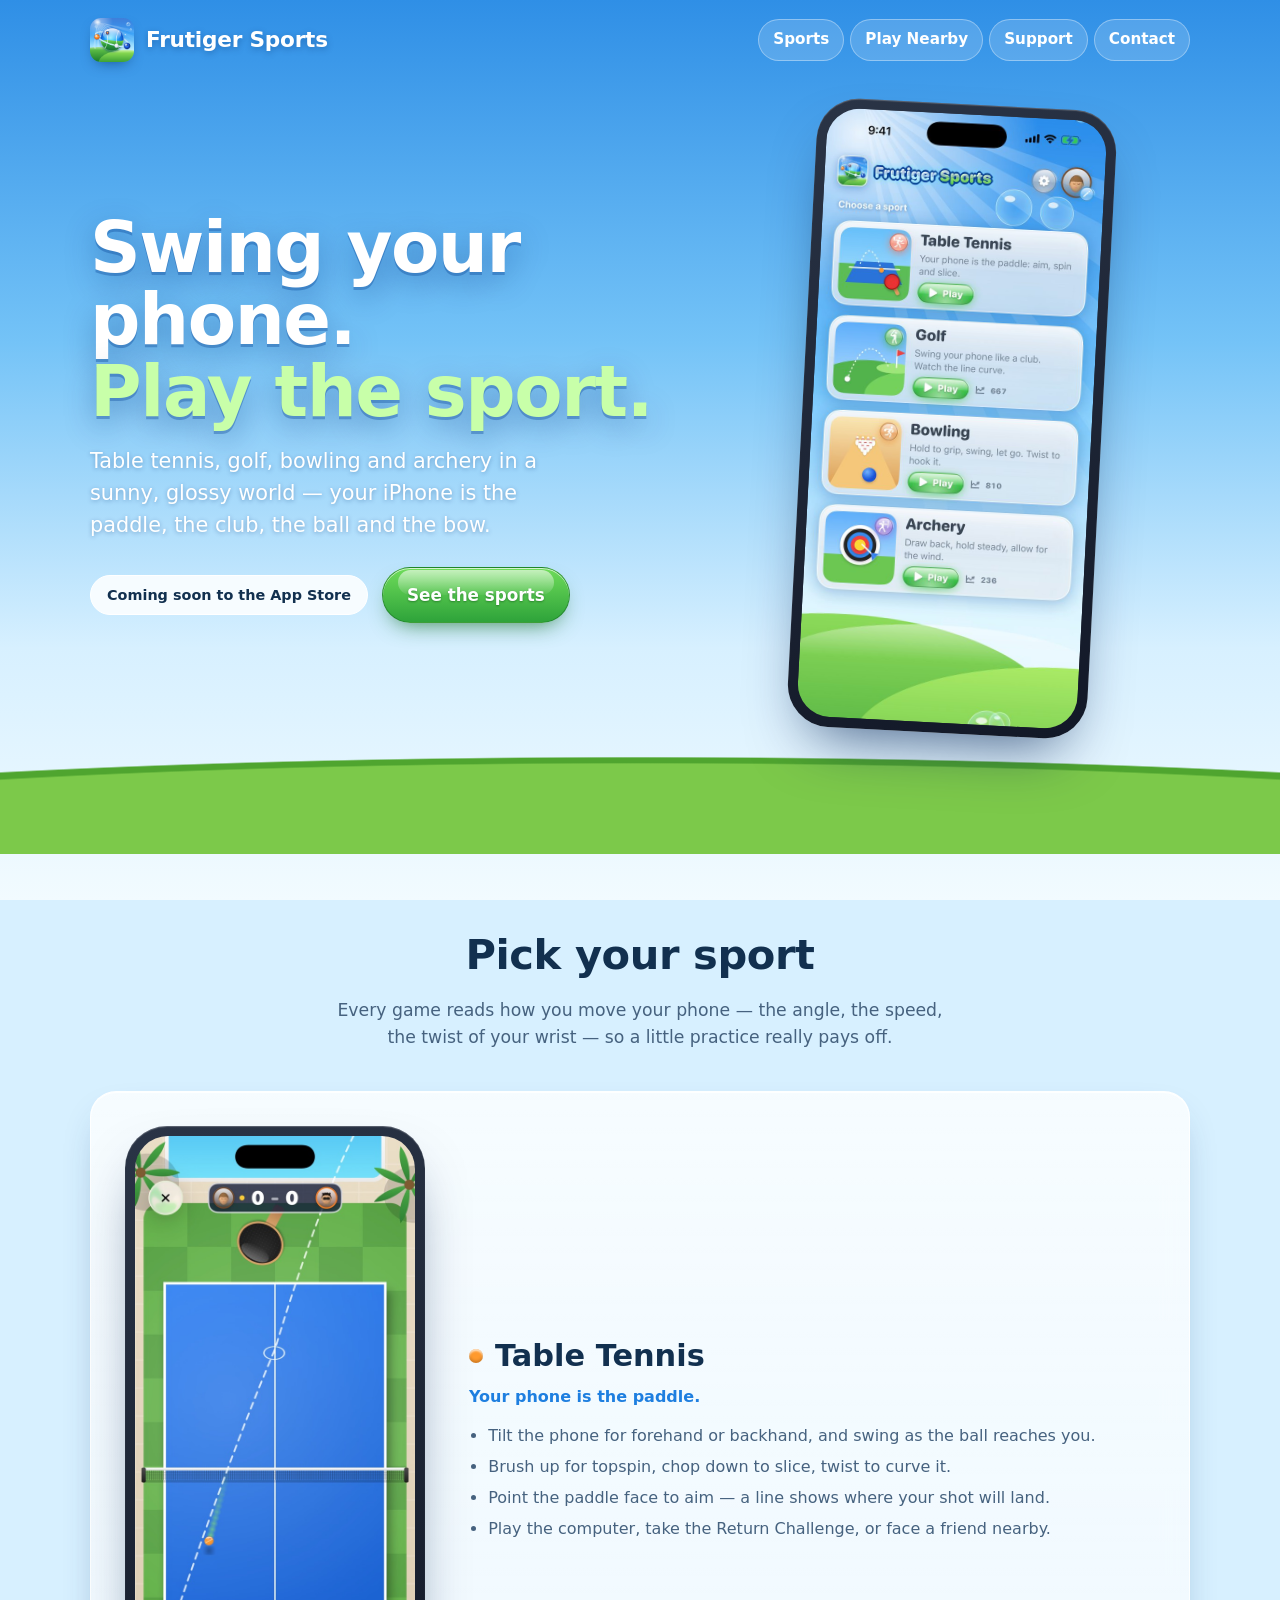
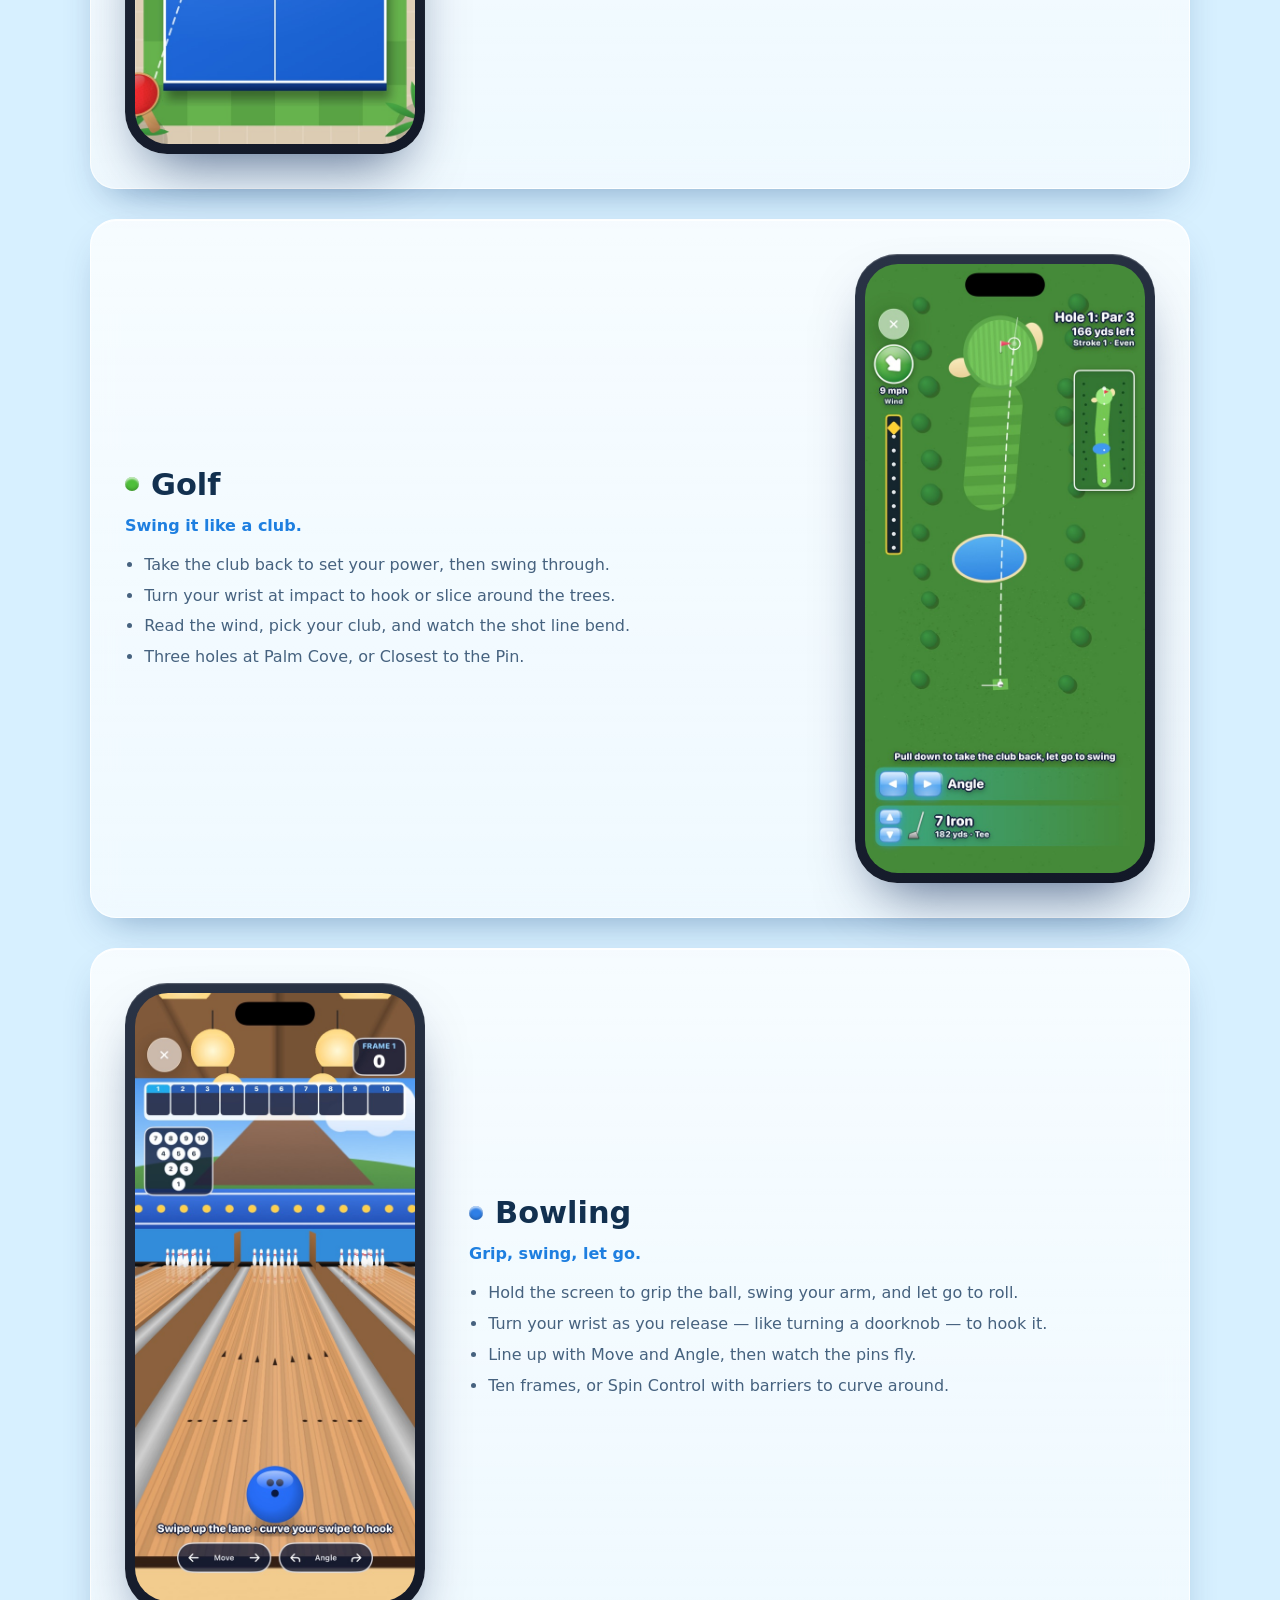
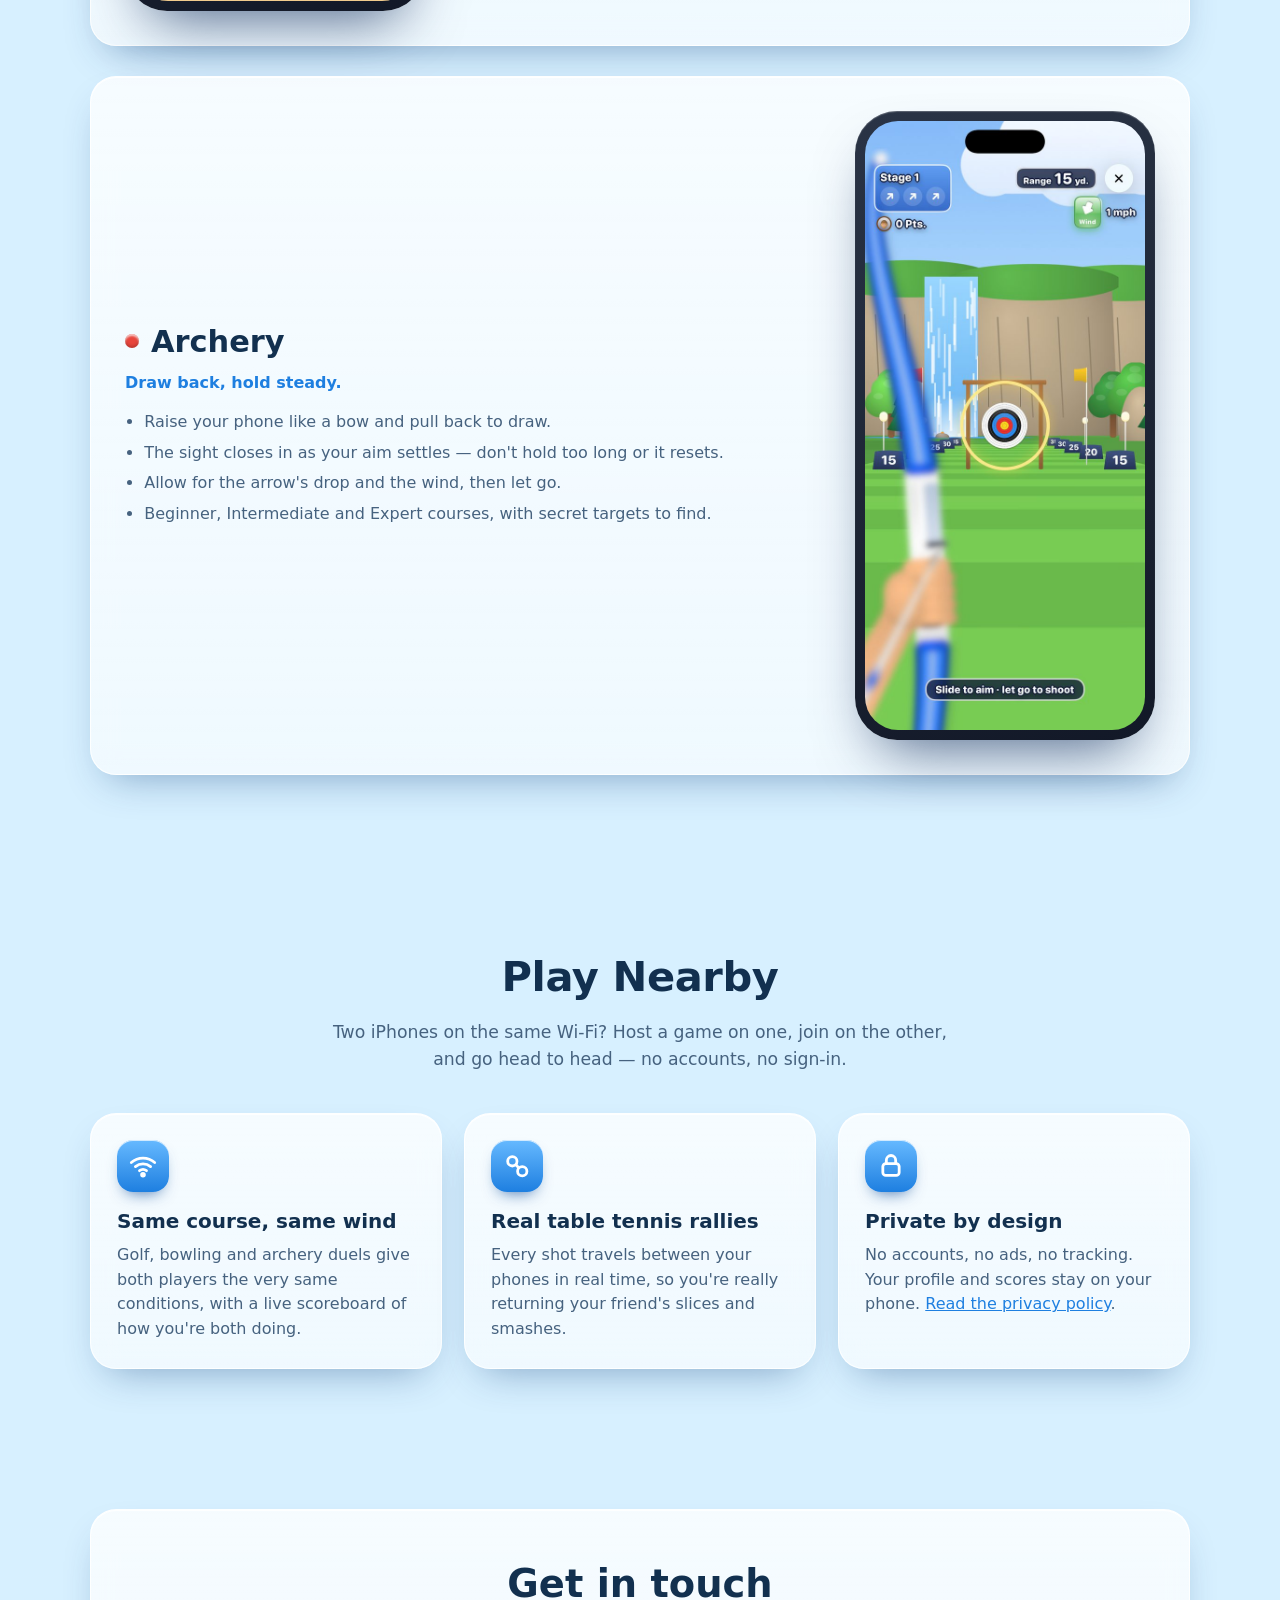
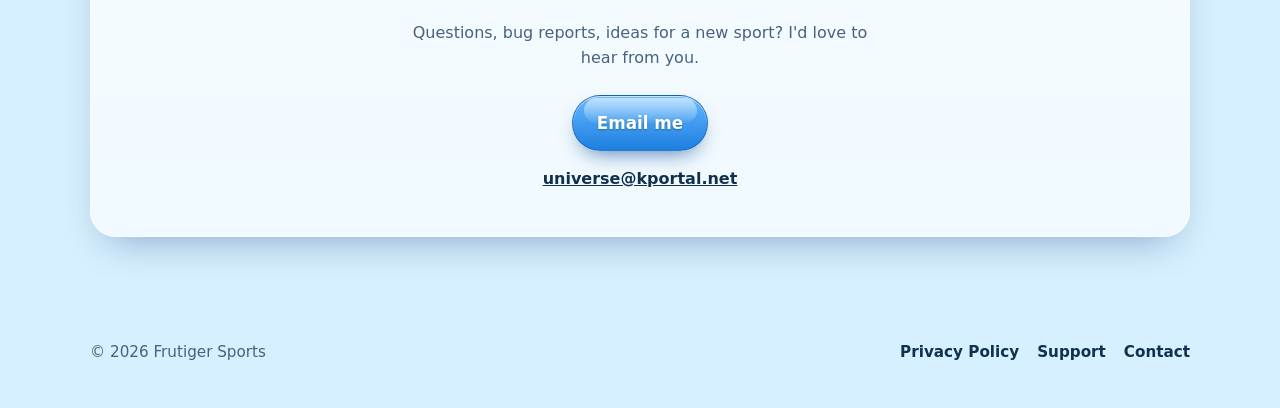
<file: index.html>
<!doctype html>
<html lang="en">
<head>
  <meta charset="utf-8">
  <meta name="robots" content="noindex">
  <meta name="viewport" content="width=device-width, initial-scale=1">
  <title>Frutiger Sports — Swing your iPhone to play</title>
  <meta name="description" content="Frutiger Sports is a bright, bubbly sports game for iPhone. Swing your phone to play table tennis, golf, bowling and archery — on your own or with a friend nearby.">
  <link rel="canonical" href="https://www.frutigersports.kportal.net/">
  <link rel="icon" type="image/png" href="assets/favicon.png">
  <link rel="apple-touch-icon" href="assets/apple-touch-icon.png">
  <meta name="theme-color" content="#2f8fe6">
  <meta property="og:type" content="website">
  <meta property="og:title" content="Frutiger Sports">
  <meta property="og:description" content="Swing your iPhone to play table tennis, golf, bowling and archery.">
  <meta property="og:url" content="https://www.frutigersports.kportal.net/">
  <meta property="og:image" content="https://www.frutigersports.kportal.net/assets/social-card.jpg">
  <meta name="twitter:card" content="summary_large_image">
  <link rel="stylesheet" href="styles.css">
</head>
<body>
  <div class="bubbles" aria-hidden="true"><span></span><span></span><span></span><span></span><span></span><span></span></div>

  <header class="site-header">
    <div class="wrap">
      <a class="brand" href="./" aria-label="Frutiger Sports home">
        <img src="assets/icon-512.png" alt="" width="44" height="44">
        <span>Frutiger Sports</span>
      </a>
      <nav class="nav" aria-label="Main">
        <a href="#sports">Sports</a>
        <a href="#nearby">Play Nearby</a>
        <a href="support/">Support</a>
        <a href="#contact">Contact</a>
      </nav>
    </div>
  </header>

  <main>
    <section class="hero" aria-labelledby="hero-title">
      <div class="wrap">
        <div>
          <h1 id="hero-title">Swing your phone.<br><span class="green">Play the sport.</span></h1>
          <p class="lede">Table tennis, golf, bowling and archery in a sunny, glossy world — your iPhone is the paddle, the club, the ball and the bow.</p>
          <div class="actions">
            <span class="pill">Coming soon to the App Store</span>
            <a class="button" href="#sports">See the sports</a>
          </div>
        </div>
        <div class="phone">
          <img src="assets/screens/home.jpg" alt="The Frutiger Sports home screen, listing Table Tennis, Golf, Bowling and Archery" width="600" height="1305">
        </div>
      </div>
    </section>

    <section id="sports" aria-labelledby="sports-title">
      <div class="wrap">
        <h2 class="section-title" id="sports-title">Pick your sport</h2>
        <p class="section-sub">Every game reads how you move your phone — the angle, the speed, the twist of your wrist — so a little practice really pays off.</p>

        <article class="sport glass">
          <div class="phone"><img src="assets/screens/tabletennis.jpg" alt="Table tennis: the table from above with your paddle at the bottom and a dashed line showing where your shot will go" width="600" height="1305" loading="lazy"></div>
          <div>
            <h3><span class="dot" style="background:#ff9a2e"></span>Table Tennis</h3>
            <p class="tag">Your phone is the paddle.</p>
            <ul>
              <li>Tilt the phone for forehand or backhand, and swing as the ball reaches you.</li>
              <li>Brush up for topspin, chop down to slice, twist to curve it.</li>
              <li>Point the paddle face to aim — a line shows where your shot will land.</li>
              <li>Play the computer, take the Return Challenge, or face a friend nearby.</li>
            </ul>
          </div>
        </article>

        <article class="sport glass">
          <div class="phone"><img src="assets/screens/golf.jpg" alt="Golf: a hole seen from above with the wind, power meter and course map" width="600" height="1305" loading="lazy"></div>
          <div>
            <h3><span class="dot" style="background:#4fbf3a"></span>Golf</h3>
            <p class="tag">Swing it like a club.</p>
            <ul>
              <li>Take the club back to set your power, then swing through.</li>
              <li>Turn your wrist at impact to hook or slice around the trees.</li>
              <li>Read the wind, pick your club, and watch the shot line bend.</li>
              <li>Three holes at Palm Cove, or Closest to the Pin.</li>
            </ul>
          </div>
        </article>

        <article class="sport glass">
          <div class="phone"><img src="assets/screens/bowling.jpg" alt="Bowling: looking down a glossy lane at the pins, with the ball at the foul line" width="600" height="1305" loading="lazy"></div>
          <div>
            <h3><span class="dot" style="background:#2f7fe6"></span>Bowling</h3>
            <p class="tag">Grip, swing, let go.</p>
            <ul>
              <li>Hold the screen to grip the ball, swing your arm, and let go to roll.</li>
              <li>Turn your wrist as you release — like turning a doorknob — to hook it.</li>
              <li>Line up with Move and Angle, then watch the pins fly.</li>
              <li>Ten frames, or Spin Control with barriers to curve around.</li>
            </ul>
          </div>
        </article>

        <article class="sport glass">
          <div class="phone"><img src="assets/screens/archery.jpg" alt="Archery: aiming at a target through a sight circle, with the bow held out of focus" width="600" height="1305" loading="lazy"></div>
          <div>
            <h3><span class="dot" style="background:#e8453c"></span>Archery</h3>
            <p class="tag">Draw back, hold steady.</p>
            <ul>
              <li>Raise your phone like a bow and pull back to draw.</li>
              <li>The sight closes in as your aim settles — don't hold too long or it resets.</li>
              <li>Allow for the arrow's drop and the wind, then let go.</li>
              <li>Beginner, Intermediate and Expert courses, with secret targets to find.</li>
            </ul>
          </div>
        </article>
      </div>
    </section>

    <section id="nearby" aria-labelledby="nearby-title">
      <div class="wrap">
        <h2 class="section-title" id="nearby-title">Play Nearby</h2>
        <p class="section-sub">Two iPhones on the same Wi‑Fi? Host a game on one, join on the other, and go head to head — no accounts, no sign‑in.</p>
        <div class="features">
          <div class="feature glass">
            <div class="icon" aria-hidden="true">
              <svg width="28" height="28" viewBox="0 0 24 24" fill="none" stroke="currentColor" stroke-width="2.4" stroke-linecap="round"><path d="M2 9a15 15 0 0 1 20 0"/><path d="M5.5 12.5a10 10 0 0 1 13 0"/><path d="M9 16a5 5 0 0 1 6 0"/><circle cx="12" cy="19.5" r="1.2" fill="currentColor"/></svg>
            </div>
            <h3>Same course, same wind</h3>
            <p>Golf, bowling and archery duels give both players the very same conditions, with a live scoreboard of how you're both doing.</p>
          </div>
          <div class="feature glass">
            <div class="icon" aria-hidden="true">
              <svg width="28" height="28" viewBox="0 0 24 24" fill="none" stroke="currentColor" stroke-width="2.4" stroke-linecap="round"><circle cx="8" cy="8" r="4"/><circle cx="16.5" cy="16.5" r="4"/><path d="M11 11l2.5 2.5"/></svg>
            </div>
            <h3>Real table tennis rallies</h3>
            <p>Every shot travels between your phones in real time, so you're really returning your friend's slices and smashes.</p>
          </div>
          <div class="feature glass">
            <div class="icon" aria-hidden="true">
              <svg width="28" height="28" viewBox="0 0 24 24" fill="none" stroke="currentColor" stroke-width="2.4" stroke-linecap="round" stroke-linejoin="round"><rect x="5" y="10" width="14" height="10" rx="2.5"/><path d="M8 10V7a4 4 0 0 1 8 0v3"/></svg>
            </div>
            <h3>Private by design</h3>
            <p>No accounts, no ads, no tracking. Your profile and scores stay on your phone. <a href="privacy/">Read the privacy policy</a>.</p>
          </div>
        </div>
      </div>
    </section>

    <section id="contact" aria-labelledby="contact-title">
      <div class="wrap">
        <div class="contact glass">
          <h2 id="contact-title">Get in touch</h2>
          <p>Questions, bug reports, ideas for a new sport? I'd love to hear from you.</p>
          <a class="button blue" href="mailto:universe@kportal.net?subject=Frutiger%20Sports">Email me</a>
          <a class="email" href="mailto:universe@kportal.net?subject=Frutiger%20Sports">universe@kportal.net</a>
        </div>
      </div>
    </section>
  </main>

  <footer class="site-footer">
    <div class="wrap">
      <span>© 2026 Frutiger Sports</span>
      <nav aria-label="Footer">
        <a href="privacy/">Privacy Policy</a>
        <a href="support/">Support</a>
        <a href="mailto:universe@kportal.net?subject=Frutiger%20Sports">Contact</a>
      </nav>
    </div>
  </footer>
</body>
</html>
</file>
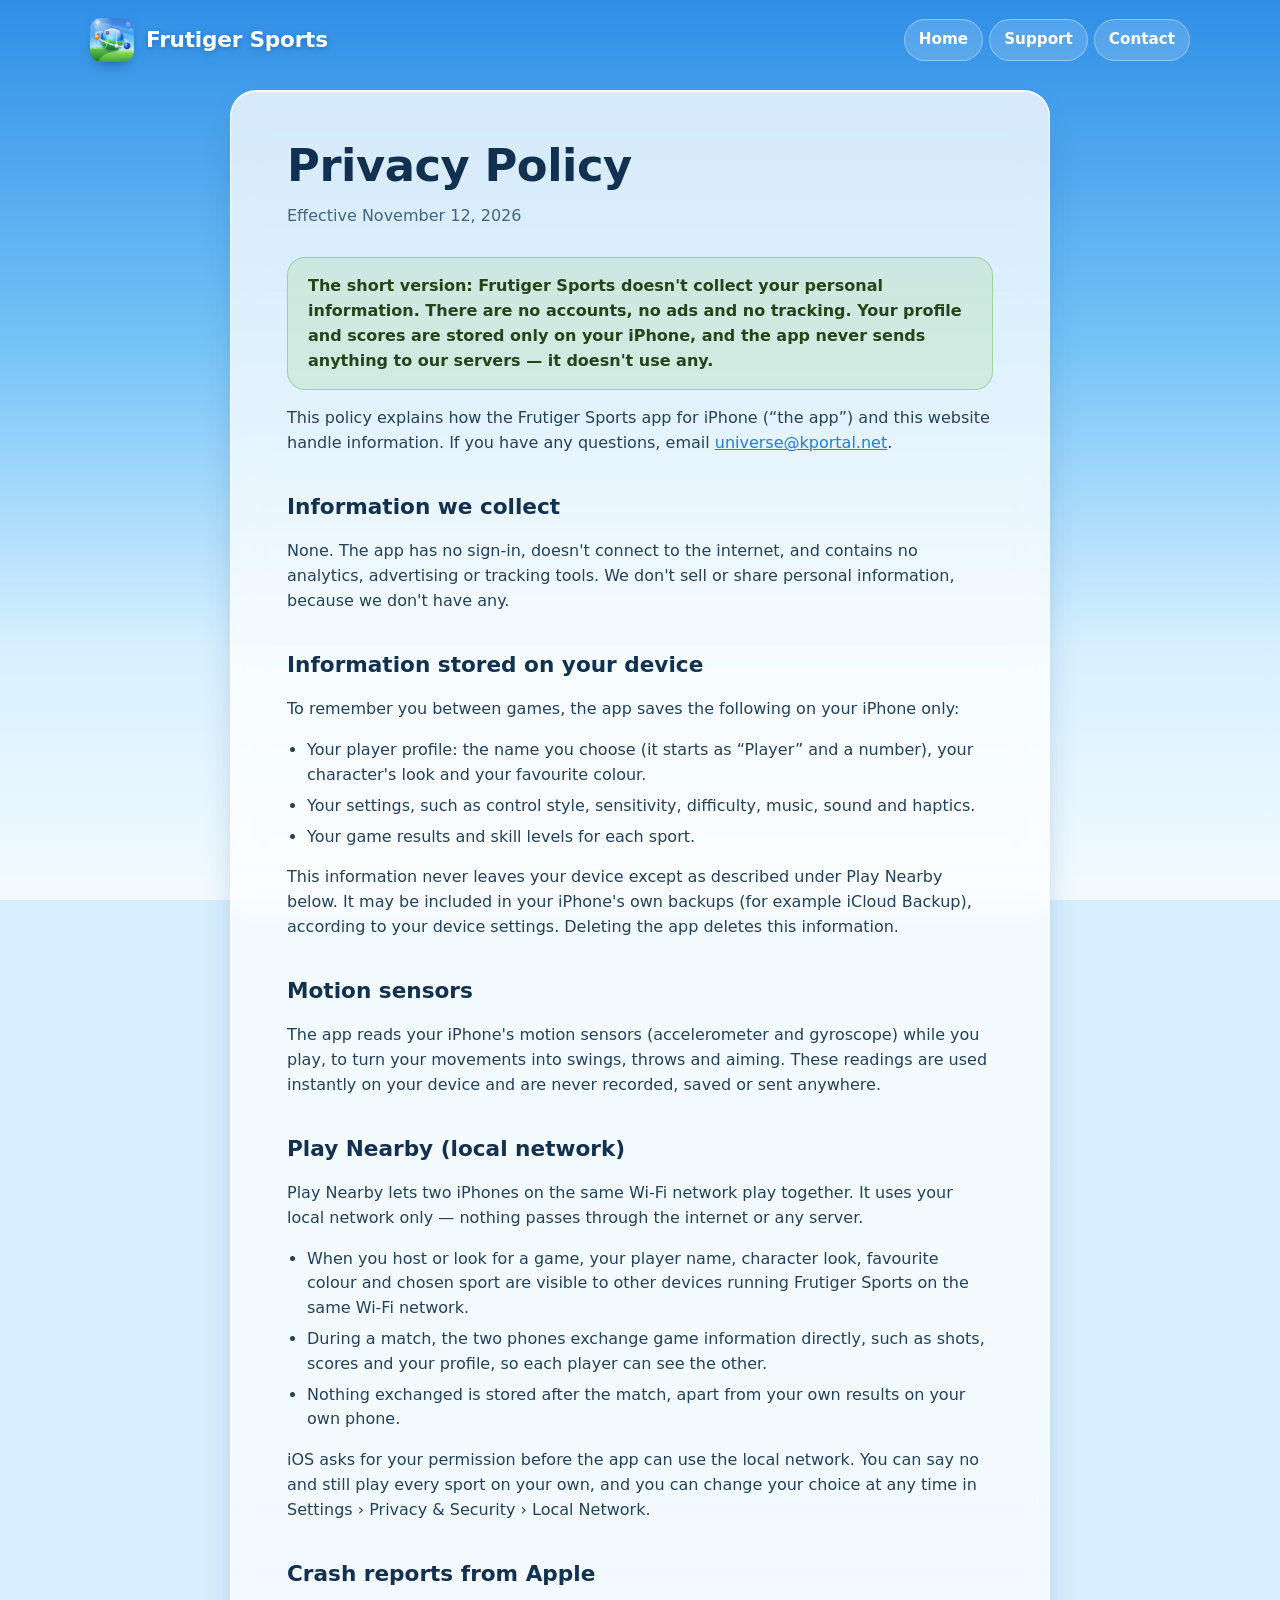
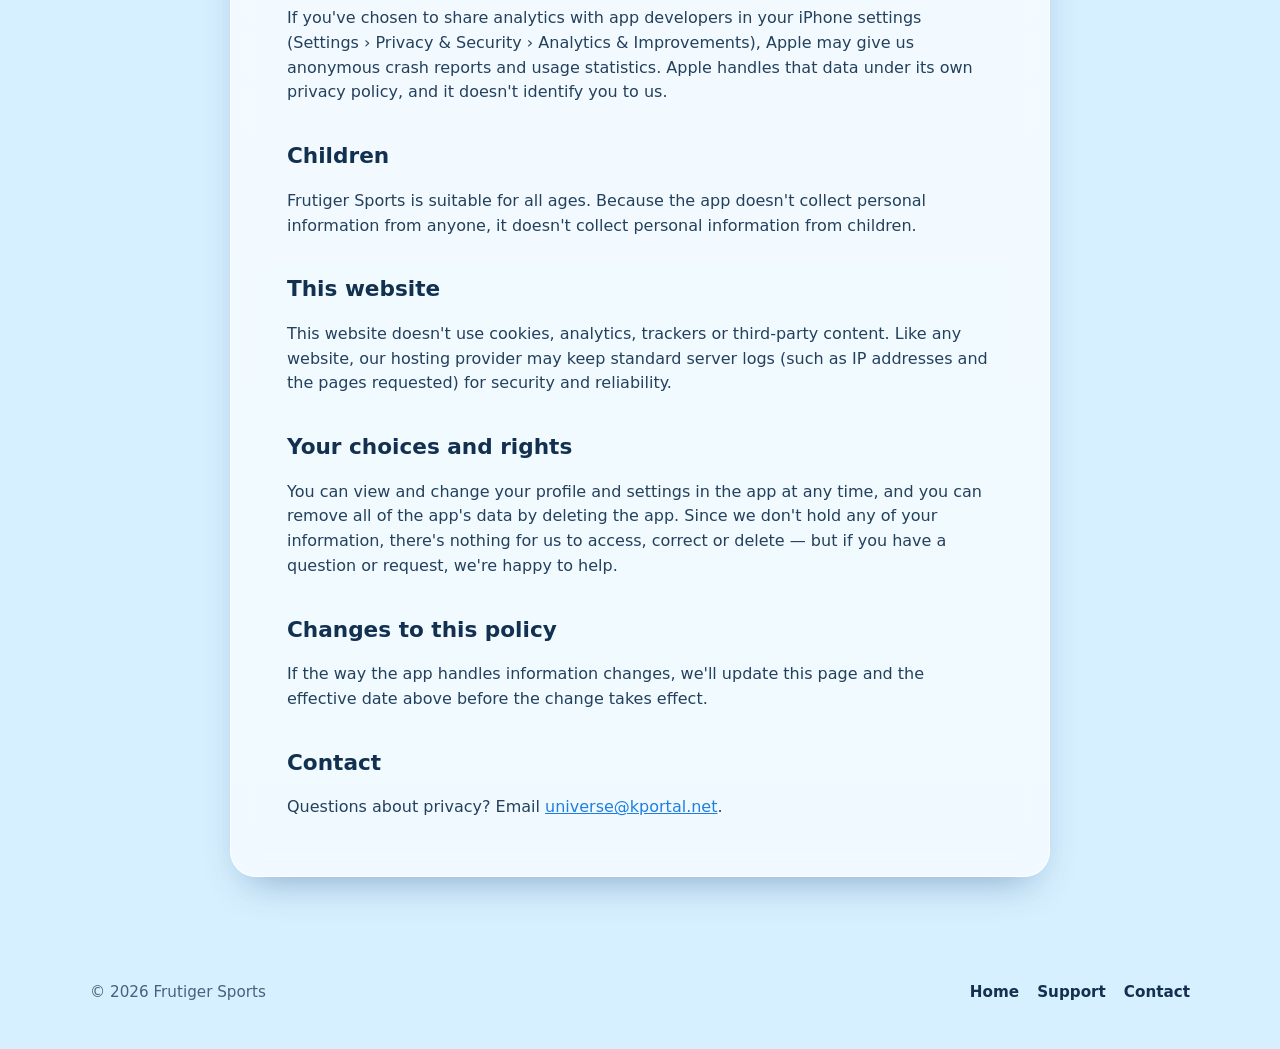
<file: privacy/index.html>
<!doctype html>
<html lang="en">
<head>
  <meta charset="utf-8">
  <meta name="robots" content="noindex">
  <meta name="viewport" content="width=device-width, initial-scale=1">
  <title>Privacy Policy — Frutiger Sports</title>
  <meta name="description" content="How Frutiger Sports handles your information: no accounts, no ads, no tracking, and your data stays on your iPhone.">
  <link rel="canonical" href="https://www.frutigersports.kportal.net/privacy/">
  <link rel="icon" type="image/png" href="../assets/favicon.png">
  <link rel="apple-touch-icon" href="../assets/apple-touch-icon.png">
  <meta name="theme-color" content="#2f8fe6">
  <link rel="stylesheet" href="../styles.css">
</head>
<body>
  <header class="site-header">
    <div class="wrap">
      <a class="brand" href="../" aria-label="Frutiger Sports home">
        <img src="../assets/icon-512.png" alt="" width="44" height="44">
        <span>Frutiger Sports</span>
      </a>
      <nav class="nav" aria-label="Main">
        <a href="../">Home</a>
        <a href="../support/">Support</a>
        <a href="mailto:universe@kportal.net?subject=Frutiger%20Sports%20privacy">Contact</a>
      </nav>
    </div>
  </header>

  <main>
    <article class="doc glass">
      <h1>Privacy Policy</h1>
      <p class="updated">Effective November 12, 2026</p>

      <div class="summary">
        <p>The short version: Frutiger Sports doesn't collect your personal information. There are no accounts, no ads and no tracking. Your profile and scores are stored only on your iPhone, and the app never sends anything to our servers — it doesn't use any.</p>
      </div>

      <p>This policy explains how the Frutiger Sports app for iPhone (“the app”) and this website handle information. If you have any questions, email <a href="mailto:universe@kportal.net?subject=Frutiger%20Sports%20privacy">universe@kportal.net</a>.</p>

      <h2>Information we collect</h2>
      <p>None. The app has no sign‑in, doesn't connect to the internet, and contains no analytics, advertising or tracking tools. We don't sell or share personal information, because we don't have any.</p>

      <h2>Information stored on your device</h2>
      <p>To remember you between games, the app saves the following on your iPhone only:</p>
      <ul>
        <li>Your player profile: the name you choose (it starts as “Player” and a number), your character's look and your favourite colour.</li>
        <li>Your settings, such as control style, sensitivity, difficulty, music, sound and haptics.</li>
        <li>Your game results and skill levels for each sport.</li>
      </ul>
      <p>This information never leaves your device except as described under Play Nearby below. It may be included in your iPhone's own backups (for example iCloud Backup), according to your device settings. Deleting the app deletes this information.</p>

      <h2>Motion sensors</h2>
      <p>The app reads your iPhone's motion sensors (accelerometer and gyroscope) while you play, to turn your movements into swings, throws and aiming. These readings are used instantly on your device and are never recorded, saved or sent anywhere.</p>

      <h2>Play Nearby (local network)</h2>
      <p>Play Nearby lets two iPhones on the same Wi‑Fi network play together. It uses your local network only — nothing passes through the internet or any server.</p>
      <ul>
        <li>When you host or look for a game, your player name, character look, favourite colour and chosen sport are visible to other devices running Frutiger Sports on the same Wi‑Fi network.</li>
        <li>During a match, the two phones exchange game information directly, such as shots, scores and your profile, so each player can see the other.</li>
        <li>Nothing exchanged is stored after the match, apart from your own results on your own phone.</li>
      </ul>
      <p>iOS asks for your permission before the app can use the local network. You can say no and still play every sport on your own, and you can change your choice at any time in Settings › Privacy &amp; Security › Local Network.</p>

      <h2>Crash reports from Apple</h2>
      <p>If you've chosen to share analytics with app developers in your iPhone settings (Settings › Privacy &amp; Security › Analytics &amp; Improvements), Apple may give us anonymous crash reports and usage statistics. Apple handles that data under its own privacy policy, and it doesn't identify you to us.</p>

      <h2>Children</h2>
      <p>Frutiger Sports is suitable for all ages. Because the app doesn't collect personal information from anyone, it doesn't collect personal information from children.</p>

      <h2>This website</h2>
      <p>This website doesn't use cookies, analytics, trackers or third‑party content. Like any website, our hosting provider may keep standard server logs (such as IP addresses and the pages requested) for security and reliability.</p>

      <h2>Your choices and rights</h2>
      <p>You can view and change your profile and settings in the app at any time, and you can remove all of the app's data by deleting the app. Since we don't hold any of your information, there's nothing for us to access, correct or delete — but if you have a question or request, we're happy to help.</p>

      <h2>Changes to this policy</h2>
      <p>If the way the app handles information changes, we'll update this page and the effective date above before the change takes effect.</p>

      <h2>Contact</h2>
      <p>Questions about privacy? Email <a href="mailto:universe@kportal.net?subject=Frutiger%20Sports%20privacy">universe@kportal.net</a>.</p>
    </article>
  </main>

  <footer class="site-footer">
    <div class="wrap">
      <span>© 2026 Frutiger Sports</span>
      <nav aria-label="Footer">
        <a href="../">Home</a>
        <a href="../support/">Support</a>
        <a href="mailto:universe@kportal.net?subject=Frutiger%20Sports">Contact</a>
      </nav>
    </div>
  </footer>
</body>
</html>
</file>
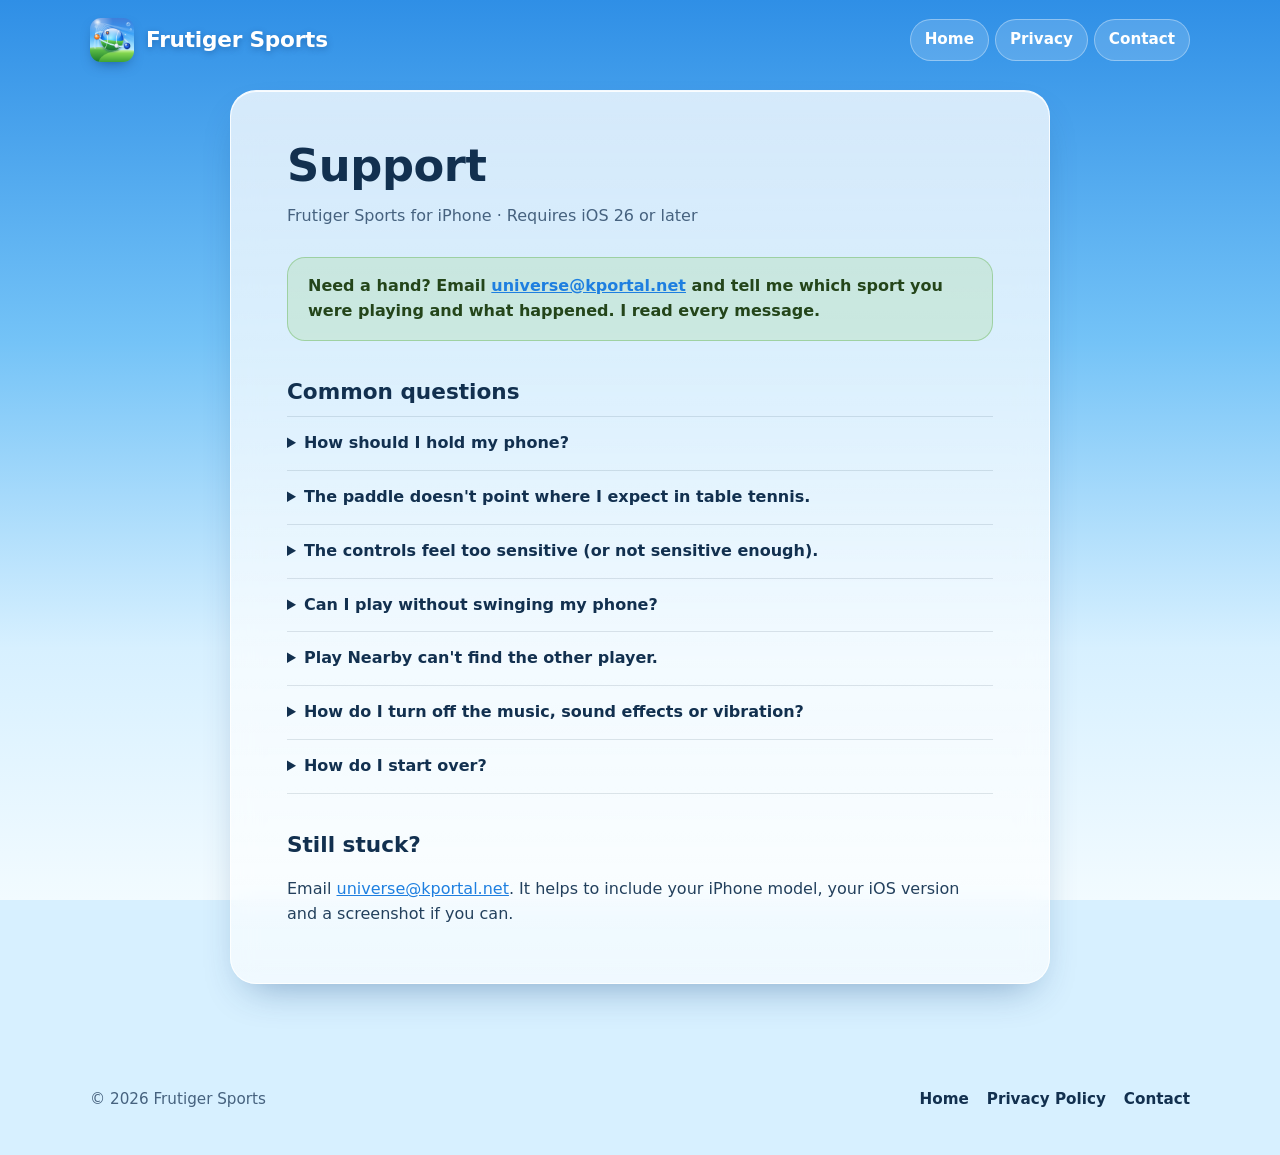
<file: support/index.html>
<!doctype html>
<html lang="en">
<head>
  <meta charset="utf-8">
  <meta name="robots" content="noindex">
  <meta name="viewport" content="width=device-width, initial-scale=1">
  <title>Support — Frutiger Sports</title>
  <meta name="description" content="Help with Frutiger Sports: motion controls, Play Nearby, settings, and how to get in touch.">
  <link rel="canonical" href="https://www.frutigersports.kportal.net/support/">
  <link rel="icon" type="image/png" href="../assets/favicon.png">
  <link rel="apple-touch-icon" href="../assets/apple-touch-icon.png">
  <meta name="theme-color" content="#2f8fe6">
  <link rel="stylesheet" href="../styles.css">
</head>
<body>
  <header class="site-header">
    <div class="wrap">
      <a class="brand" href="../" aria-label="Frutiger Sports home">
        <img src="../assets/icon-512.png" alt="" width="44" height="44">
        <span>Frutiger Sports</span>
      </a>
      <nav class="nav" aria-label="Main">
        <a href="../">Home</a>
        <a href="../privacy/">Privacy</a>
        <a href="mailto:universe@kportal.net?subject=Frutiger%20Sports%20support">Contact</a>
      </nav>
    </div>
  </header>

  <main>
    <article class="doc glass">
      <h1>Support</h1>
      <p class="updated">Frutiger Sports for iPhone · Requires iOS 26 or later</p>

      <div class="summary">
        <p>Need a hand? Email <a href="mailto:universe@kportal.net?subject=Frutiger%20Sports%20support">universe@kportal.net</a> and tell me which sport you were playing and what happened. I read every message.</p>
      </div>

      <h2>Common questions</h2>
      <div class="faq">
        <details>
          <summary>How should I hold my phone?</summary>
          <p>Hold it firmly, like the real thing, with the screen facing you. In table tennis it's the paddle handle (the back of the phone is the hitting face); in golf it's the grip of the club; in bowling it's the ball in your hand; in archery you hold it up like a bow. Make sure you have room around you, and keep a good grip when you swing.</p>
        </details>
        <details>
          <summary>The paddle doesn't point where I expect in table tennis.</summary>
          <p>Press and hold the screen to re‑center: however you're holding the phone at that moment becomes the neutral position. Tilt the top of the phone right for a forehand and left for a backhand.</p>
        </details>
        <details>
          <summary>The controls feel too sensitive (or not sensitive enough).</summary>
          <p>Open Settings in the app and adjust the Sensitivity slider. You can also change the Difficulty there.</p>
        </details>
        <details>
          <summary>Can I play without swinging my phone?</summary>
          <p>Yes. In the app's Settings, set Controls to Touch, and every sport switches to swipes, drags and taps on the screen.</p>
        </details>
        <details>
          <summary>Play Nearby can't find the other player.</summary>
          <p>Both iPhones need to be on the same Wi‑Fi network, with Frutiger Sports allowed to use the local network (Settings › Privacy &amp; Security › Local Network). On both phones, open the same sport and choose Play Nearby; one player taps Host and the other joins. Some public or guest Wi‑Fi networks stop devices from seeing each other — if that happens, try a home network or a personal hotspot.</p>
        </details>
        <details>
          <summary>How do I turn off the music, sound effects or vibration?</summary>
          <p>In the app's Settings, under Feedback, switch Music, Sound effects or Haptics off.</p>
        </details>
        <details>
          <summary>How do I start over?</summary>
          <p>Your profile and scores are stored only on your phone. Deleting the app removes them; reinstall it for a fresh start.</p>
        </details>
      </div>

      <h2>Still stuck?</h2>
      <p>Email <a href="mailto:universe@kportal.net?subject=Frutiger%20Sports%20support">universe@kportal.net</a>. It helps to include your iPhone model, your iOS version and a screenshot if you can.</p>
    </article>
  </main>

  <footer class="site-footer">
    <div class="wrap">
      <span>© 2026 Frutiger Sports</span>
      <nav aria-label="Footer">
        <a href="../">Home</a>
        <a href="../privacy/">Privacy Policy</a>
        <a href="mailto:universe@kportal.net?subject=Frutiger%20Sports">Contact</a>
      </nav>
    </div>
  </footer>
</body>
</html>
</file>
<file: styles.css>
/* Frutiger Sports — site styles. Sky, glass and glossy buttons, like the app. No external fonts or scripts. */

:root {
  color-scheme: light;
  --sky-top: #2f8fe6;
  --sky-mid: #74c3f7;
  --sky-low: #d7f0ff;
  --grass: #7cc94a;
  --grass-deep: #4fa52f;
  --ink: #12304f;
  --ink-soft: #46627f;
  --glass: rgba(255, 255, 255, 0.62);
  --glass-edge: rgba(255, 255, 255, 0.85);
  --accent: #1e7fe0;
  --green-top: #6fdc5a;
  --green-bot: #2ea33a;
  --radius: 26px;
  --shadow: 0 18px 40px -18px rgba(10, 60, 120, 0.45);
  --font: ui-rounded, "SF Pro Rounded", "Nunito", "Varela Round", system-ui, -apple-system, "Segoe UI", Roboto, sans-serif;
}

* { box-sizing: border-box; }

html { scroll-behavior: smooth; }

body {
  margin: 0;
  font-family: var(--font);
  color: var(--ink);
  background: linear-gradient(180deg, var(--sky-top) 0%, var(--sky-mid) 38%, var(--sky-low) 72%, #f2fbff 100%) fixed;
  background-color: var(--sky-low);
  line-height: 1.55;
  -webkit-font-smoothing: antialiased;
  overflow-x: hidden;
}

img { max-width: 100%; display: block; }

a { color: var(--accent); }

.wrap { width: min(1100px, 100% - 32px); margin-inline: auto; }

/* Floating bubbles behind everything. */
.bubbles { position: fixed; inset: 0; pointer-events: none; z-index: 0; overflow: hidden; }
.bubbles span {
  position: absolute;
  bottom: -120px;
  border-radius: 50%;
  background: radial-gradient(circle at 32% 28%, rgba(255,255,255,0.95) 0 9%, rgba(255,255,255,0.18) 22%, rgba(255,255,255,0.06) 60%, rgba(255,255,255,0.35) 100%);
  border: 1px solid rgba(255, 255, 255, 0.55);
  animation: rise linear infinite;
}
.bubbles span:nth-child(1) { left: 6%;  width: 46px; height: 46px; animation-duration: 19s; }
.bubbles span:nth-child(2) { left: 22%; width: 22px; height: 22px; animation-duration: 14s; animation-delay: -6s; }
.bubbles span:nth-child(3) { left: 41%; width: 64px; height: 64px; animation-duration: 24s; animation-delay: -12s; }
.bubbles span:nth-child(4) { left: 63%; width: 30px; height: 30px; animation-duration: 17s; animation-delay: -3s; }
.bubbles span:nth-child(5) { left: 80%; width: 52px; height: 52px; animation-duration: 21s; animation-delay: -9s; }
.bubbles span:nth-child(6) { left: 92%; width: 18px; height: 18px; animation-duration: 13s; animation-delay: -5s; }
@keyframes rise {
  from { transform: translateY(0) translateX(0); opacity: 0; }
  10% { opacity: 1; }
  to { transform: translateY(-115vh) translateX(30px); opacity: 0.2; }
}
@media (prefers-reduced-motion: reduce) {
  .bubbles span { animation: none; display: none; }
  html { scroll-behavior: auto; }
}

main, header, footer { position: relative; z-index: 1; }

/* Header */
.site-header { padding: 18px 0; }
.site-header .wrap { display: flex; align-items: center; justify-content: space-between; gap: 16px; flex-wrap: wrap; }
.brand { display: flex; align-items: center; gap: 12px; text-decoration: none; color: #fff; }
.brand img { width: 44px; height: 44px; border-radius: 11px; box-shadow: 0 6px 14px -6px rgba(0, 40, 90, 0.6); }
.brand span { font-size: 1.35rem; font-weight: 800; letter-spacing: -0.01em; text-shadow: 0 2px 6px rgba(0, 50, 110, 0.35); }
.nav { display: flex; gap: 6px; flex-wrap: wrap; }
.nav a {
  color: #fff; text-decoration: none; font-weight: 700; font-size: 0.95rem;
  padding: 8px 14px; border-radius: 999px;
  background: rgba(255, 255, 255, 0.16); border: 1px solid rgba(255, 255, 255, 0.35);
}
.nav a:hover, .nav a:focus-visible { background: rgba(255, 255, 255, 0.3); }

/* Glass panel */
.glass {
  background: linear-gradient(180deg, rgba(255,255,255,0.78), var(--glass));
  border: 1px solid var(--glass-edge);
  border-radius: var(--radius);
  box-shadow: var(--shadow), inset 0 1px 0 rgba(255, 255, 255, 0.9);
  -webkit-backdrop-filter: blur(14px);
  backdrop-filter: blur(14px);
}

/* Glossy buttons */
.button {
  display: inline-flex; align-items: center; gap: 10px;
  padding: 14px 24px; border-radius: 999px;
  font-weight: 800; font-size: 1.05rem; text-decoration: none; color: #fff;
  background: linear-gradient(180deg, var(--green-top), var(--green-bot));
  border: 1px solid rgba(20, 110, 30, 0.55);
  box-shadow: 0 10px 22px -10px rgba(20, 110, 30, 0.8), inset 0 1px 0 rgba(255, 255, 255, 0.7);
  text-shadow: 0 1px 2px rgba(0, 60, 10, 0.4);
  position: relative; overflow: hidden;
}
.button::before {
  content: ""; position: absolute; left: 8%; right: 8%; top: 2px; height: 46%;
  border-radius: 999px; background: linear-gradient(180deg, rgba(255,255,255,0.6), rgba(255,255,255,0.05));
}
.button:hover { filter: brightness(1.05); }
.button.blue {
  background: linear-gradient(180deg, #66b9ff, #1e7fe0);
  border-color: rgba(10, 70, 150, 0.55);
  box-shadow: 0 10px 22px -10px rgba(10, 70, 150, 0.8), inset 0 1px 0 rgba(255, 255, 255, 0.7);
}
.pill {
  display: inline-block; padding: 8px 16px; border-radius: 999px;
  background: rgba(255, 255, 255, 0.85); color: var(--ink); font-weight: 800; font-size: 0.9rem;
  border: 1px solid #fff;
}

/* Hero */
.hero { padding: 24px 0 120px; position: relative; }
.hero .wrap { display: grid; grid-template-columns: 1.1fr 0.9fr; gap: 40px; align-items: center; }
.hero h1 {
  font-size: clamp(2.6rem, 6.5vw, 4.4rem); line-height: 1.02; margin: 0 0 16px; letter-spacing: -0.02em;
  color: #fff; text-shadow: 0 3px 0 rgba(10, 70, 150, 0.35), 0 10px 30px rgba(0, 50, 120, 0.35);
}
.hero h1 .green { color: #c8ffa9; }
.hero p.lede { font-size: clamp(1.1rem, 2.4vw, 1.3rem); color: #fff; max-width: 34ch; margin: 0 0 26px; text-shadow: 0 1px 4px rgba(0, 50, 110, 0.35); }
.hero .actions { display: flex; gap: 14px; flex-wrap: wrap; align-items: center; }
.hero::after {
  content: ""; position: absolute; left: -10%; right: -10%; bottom: -1px; height: 150px; z-index: -1;
  background: radial-gradient(120% 100% at 50% 100%, var(--grass) 0 60%, transparent 61%),
              radial-gradient(120% 100% at 50% 100%, var(--grass-deep) 0 64%, transparent 65%);
}

/* Phones */
.phone {
  position: relative; border-radius: 42px; padding: 10px;
  background: linear-gradient(160deg, #2a3446, #121827);
  box-shadow: 0 30px 60px -24px rgba(0, 30, 80, 0.7), inset 0 1px 1px rgba(255, 255, 255, 0.25);
  width: min(300px, 100%); margin-inline: auto;
}
.phone img { border-radius: 33px; width: 100%; height: auto; }
.hero .phone { transform: rotate(3deg); }

/* Sections */
section { padding: 70px 0; }
.section-title { text-align: center; margin: 0 0 10px; font-size: clamp(1.9rem, 4vw, 2.6rem); letter-spacing: -0.01em; }
.section-sub { text-align: center; color: var(--ink-soft); margin: 0 auto 40px; max-width: 56ch; font-size: 1.08rem; }

.sport {
  display: grid; grid-template-columns: 300px 1fr; gap: 44px; align-items: center;
  padding: 34px; margin-bottom: 30px;
}
.sport:nth-of-type(even) { grid-template-columns: 1fr 300px; }
.sport:nth-of-type(even) .phone { order: 2; }
.sport h3 { font-size: 1.9rem; margin: 0 0 6px; display: flex; align-items: center; gap: 12px; }
.sport .tag { color: var(--accent); font-weight: 800; margin: 0 0 14px; }
.sport ul { margin: 0; padding-left: 1.2em; color: var(--ink-soft); }
.sport li { margin: 6px 0; }
.dot { width: 14px; height: 14px; border-radius: 50%; display: inline-block; box-shadow: inset 0 -2px 3px rgba(0,0,0,0.2), inset 0 2px 2px rgba(255,255,255,0.7); }

.features { display: grid; grid-template-columns: repeat(3, 1fr); gap: 22px; }
.feature { padding: 26px; }
.feature h3 { margin: 0 0 6px; font-size: 1.25rem; }
.feature p { margin: 0; color: var(--ink-soft); }
.feature .icon {
  width: 52px; height: 52px; border-radius: 16px; display: grid; place-items: center; margin-bottom: 14px;
  font-size: 1.6rem; color: #fff;
  background: linear-gradient(180deg, #66b9ff, #1e7fe0);
  box-shadow: 0 8px 16px -8px rgba(10, 70, 150, 0.8), inset 0 1px 0 rgba(255, 255, 255, 0.7);
}

.contact { text-align: center; padding: 44px 28px; }
.contact h2 { margin: 0 0 8px; font-size: clamp(1.8rem, 4vw, 2.4rem); }
.contact p { color: var(--ink-soft); margin: 0 auto 24px; max-width: 48ch; }
.contact .email { display: block; margin-top: 16px; font-weight: 800; color: var(--ink); word-break: break-all; }

/* Document pages (privacy, support) */
.doc { padding: 40px clamp(20px, 5vw, 56px); margin: 10px auto 70px; max-width: 820px; }
.doc h1 { font-size: clamp(2rem, 5vw, 2.8rem); margin: 0 0 4px; letter-spacing: -0.01em; }
.doc .updated { color: var(--ink-soft); margin: 0 0 28px; }
.doc h2 { font-size: 1.35rem; margin: 34px 0 8px; }
.doc p, .doc li { color: #23405d; }
.doc ul { padding-left: 1.25em; }
.doc li { margin: 6px 0; }
.summary { background: rgba(124, 201, 74, 0.16); border: 1px solid rgba(79, 165, 47, 0.35); border-radius: 18px; padding: 16px 20px; }
.summary p { margin: 0; color: #24451a; font-weight: 600; }
.faq details { border-top: 1px solid rgba(18, 48, 79, 0.12); padding: 14px 0; }
.faq details:last-of-type { border-bottom: 1px solid rgba(18, 48, 79, 0.12); }
.faq summary { cursor: pointer; font-weight: 800; color: var(--ink); }
.faq details p { margin: 10px 0 0; }

/* Footer */
.site-footer { padding: 34px 0 44px; color: var(--ink-soft); font-size: 0.95rem; }
.site-footer .wrap { display: flex; justify-content: space-between; gap: 16px; flex-wrap: wrap; }
.site-footer nav { display: flex; gap: 18px; flex-wrap: wrap; }
.site-footer a { color: var(--ink); font-weight: 700; text-decoration: none; }
.site-footer a:hover { text-decoration: underline; }

:focus-visible { outline: 3px solid #ffd54a; outline-offset: 3px; }

/* Phones and small tablets */
@media (max-width: 860px) {
  .hero .wrap { grid-template-columns: 1fr; text-align: center; }
  .hero p.lede { margin-inline: auto; }
  .hero .actions { justify-content: center; }
  .hero .phone { transform: none; width: min(260px, 80%); }
  .sport, .sport:nth-of-type(even) { grid-template-columns: 1fr; padding: 24px 18px; gap: 26px; }
  .sport:nth-of-type(even) .phone { order: 0; }
  .sport .phone { width: min(240px, 78%); }
  .features { grid-template-columns: 1fr; }
  section { padding: 50px 0; }
}
@media (max-width: 480px) {
  .nav a { padding: 7px 11px; font-size: 0.88rem; }
  .brand span { font-size: 1.15rem; }
}
</file>
